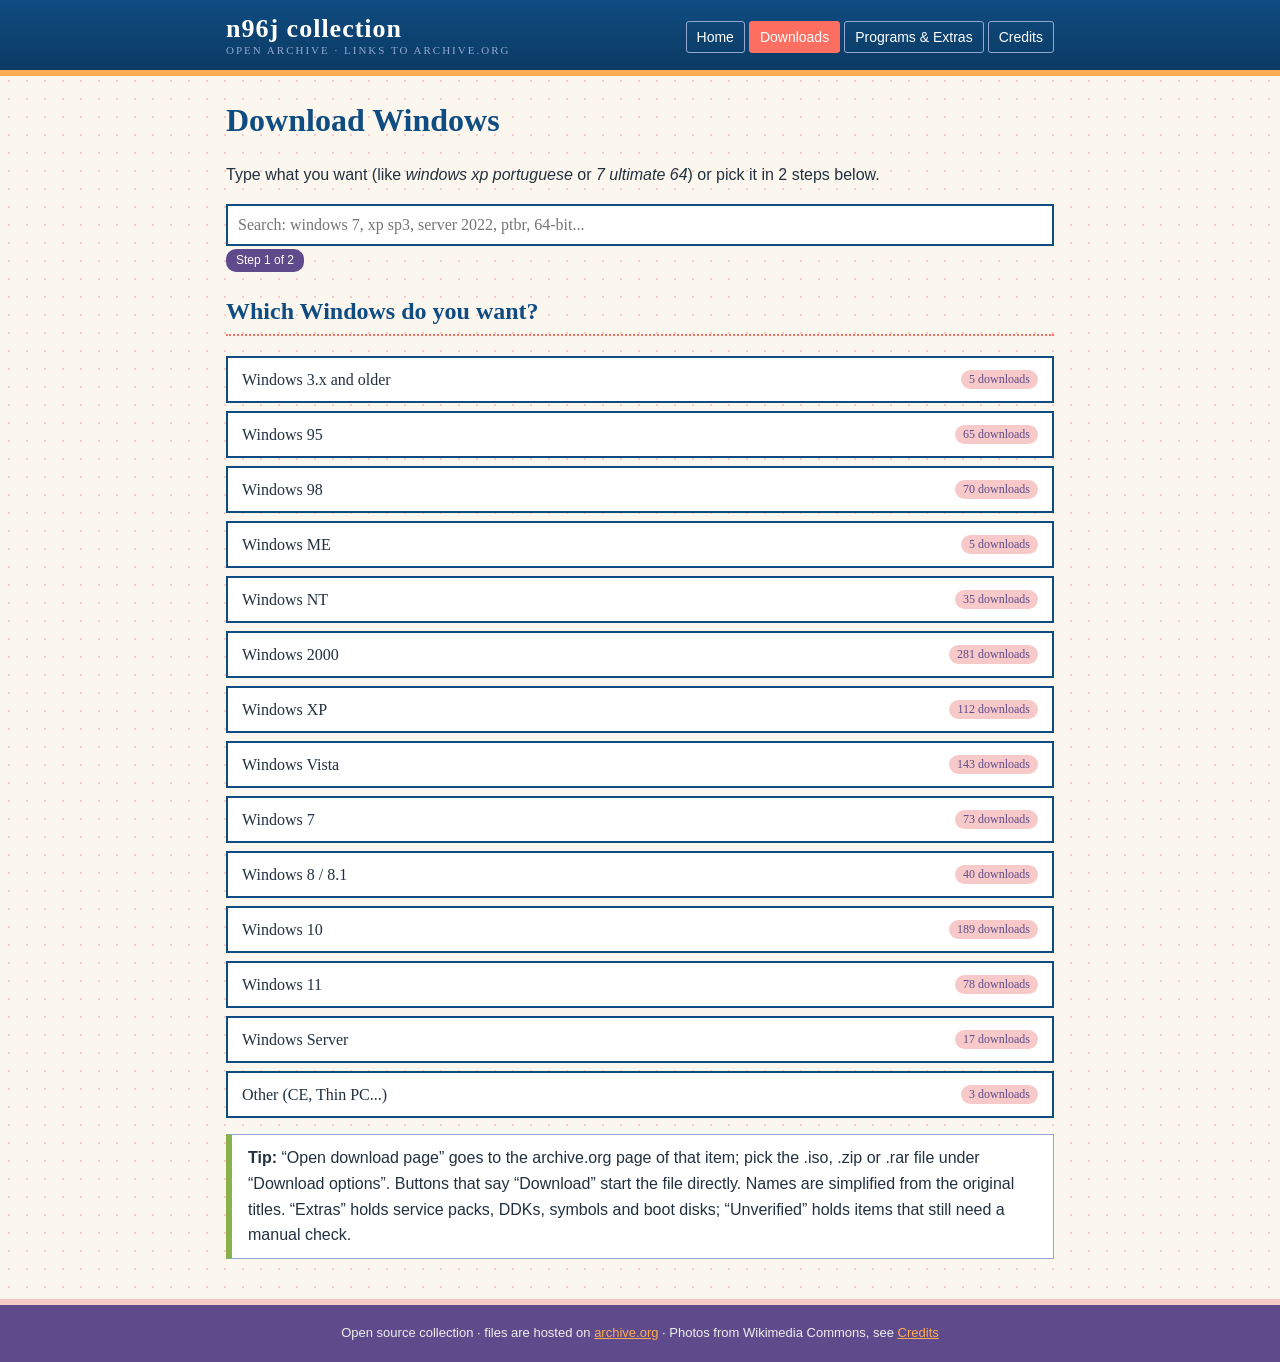
<file: builds.html>
<!DOCTYPE html>
<html lang="en"><head><meta charset="utf-8"><meta name="viewport" content="width=device-width,initial-scale=1">
<title>Download Windows · n96j collection</title><link rel="stylesheet" href="css/style.css"></head><body>
<header><div class="wrap"><a class="logo" href="index.html">n96j collection<small>OPEN ARCHIVE · LINKS TO ARCHIVE.ORG</small></a><nav><a href="index.html">Home</a><a href="builds.html" class="on">Downloads</a><a href="programs.html">Programs &amp; Extras</a><a href="credits.html">Credits</a></nav></div></header>
<main class="wrap"><h1>Download Windows</h1><p>Type what you want (like <i>windows xp portuguese</i> or <i>7 ultimate 64</i>) or pick it in 2 steps below.</p>
<input id="busca" type="search" placeholder="Search: windows 7, xp sp3, server 2022, ptbr, 64-bit..." aria-label="Search builds">
<div id="wizard"></div><div class="caixa"><b>Tip:</b> &ldquo;Open download page&rdquo; goes to the archive.org page of that item; pick the .iso, .zip or .rar file under &ldquo;Download options&rdquo;. Buttons that say &ldquo;Download&rdquo; start the file directly. Names are simplified from the original titles. &ldquo;Extras&rdquo; holds service packs, DDKs, symbols and boot disks; &ldquo;Unverified&rdquo; holds items that still need a manual check.</div></main>
<footer><div class="wrap">Open source collection &middot; files are hosted on <a href="https://archive.org" target="_blank" rel="noopener">archive.org</a> &middot; Photos from Wikimedia Commons, see <a href="credits.html">Credits</a></div></footer>
<script src="data/builds.js"></script><script src="js/app.js"></script></body></html>
</file>
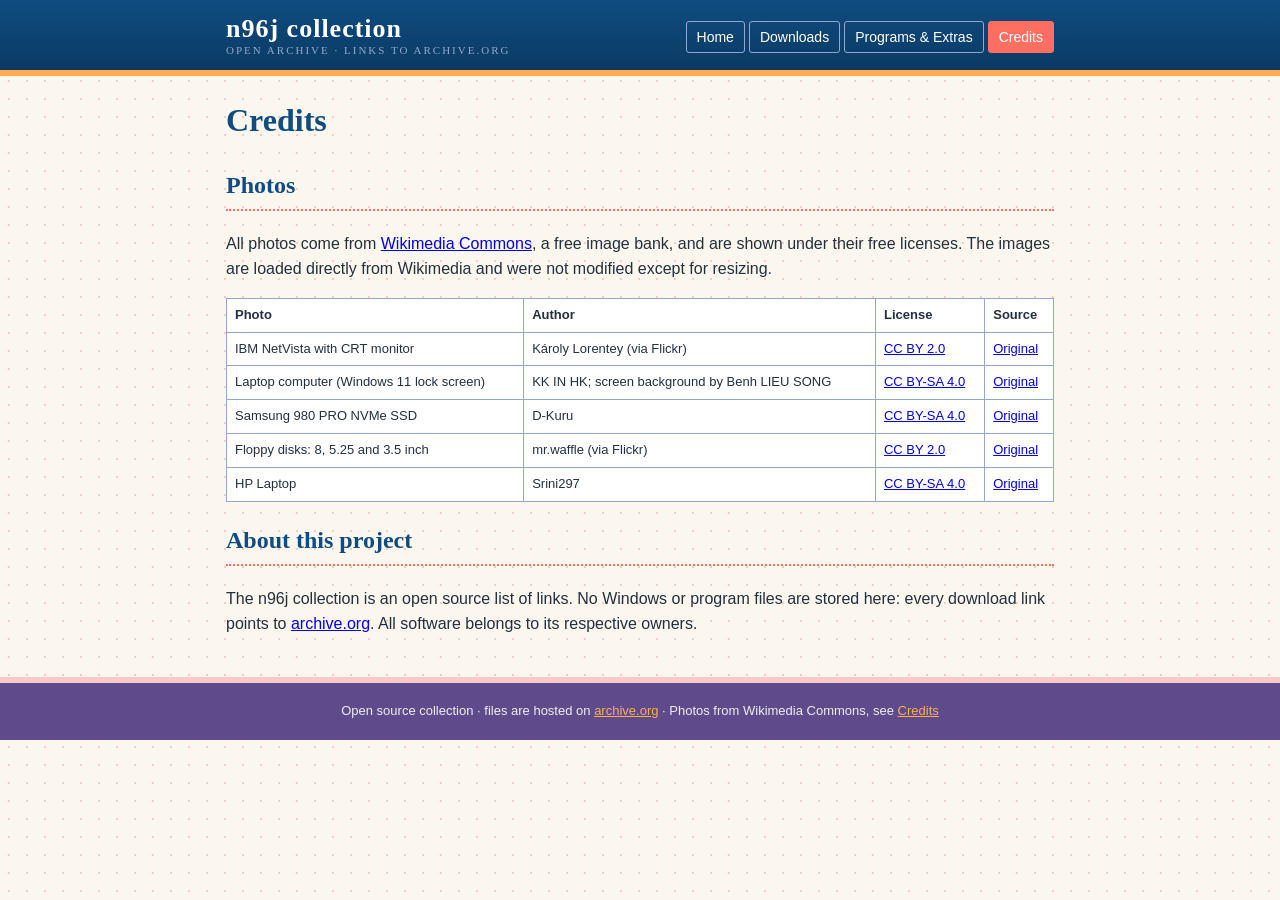
<file: credits.html>
<!DOCTYPE html>
<html lang="en"><head><meta charset="utf-8"><meta name="viewport" content="width=device-width,initial-scale=1">
<title>Credits · n96j collection</title><link rel="stylesheet" href="css/style.css"></head><body>
<header><div class="wrap"><a class="logo" href="index.html">n96j collection<small>OPEN ARCHIVE · LINKS TO ARCHIVE.ORG</small></a><nav><a href="index.html">Home</a><a href="builds.html">Downloads</a><a href="programs.html">Programs &amp; Extras</a><a href="credits.html" class="on">Credits</a></nav></div></header>
<main class="wrap"><h1>Credits</h1><h2>Photos</h2><p>All photos come from <a href="https://commons.wikimedia.org" target="_blank" rel="noopener">Wikimedia Commons</a>, a free image bank, and are shown under their free licenses. The images are loaded directly from Wikimedia and were not modified except for resizing.</p>
<table class="credits"><tr><th>Photo</th><th>Author</th><th>License</th><th>Source</th></tr><tr><td>IBM NetVista with CRT monitor</td><td>K&aacute;roly Lorentey (via Flickr)</td><td><a href="https://creativecommons.org/licenses/by/2.0/" target="_blank" rel="noopener">CC BY 2.0</a></td><td><a href="https://commons.wikimedia.org/wiki/File:IBM_NetVista_with_CRT_monitor_(2).jpg" target="_blank" rel="noopener">Original</a></td></tr><tr><td>Laptop computer (Windows 11 lock screen)</td><td>KK IN HK; screen background by Benh LIEU SONG</td><td><a href="https://creativecommons.org/licenses/by-sa/4.0/" target="_blank" rel="noopener">CC BY-SA 4.0</a></td><td><a href="https://commons.wikimedia.org/wiki/File:Laptop_computer.jpg" target="_blank" rel="noopener">Original</a></td></tr><tr><td>Samsung 980 PRO NVMe SSD</td><td>D-Kuru</td><td><a href="https://creativecommons.org/licenses/by-sa/4.0/" target="_blank" rel="noopener">CC BY-SA 4.0</a></td><td><a href="https://commons.wikimedia.org/wiki/File:Samsung_980_PRO_PCIe_4.0_NVMe_SSD_1TB-top_PNr%C2%B00915.jpg" target="_blank" rel="noopener">Original</a></td></tr><tr><td>Floppy disks: 8, 5.25 and 3.5 inch</td><td>mr.waffle (via Flickr)</td><td><a href="https://creativecommons.org/licenses/by/2.0/" target="_blank" rel="noopener">CC BY 2.0</a></td><td><a href="https://commons.wikimedia.org/wiki/File:Floppy_disks_-_8_inch,_5.25_inch,_3.5_inch_(17361863025).jpg" target="_blank" rel="noopener">Original</a></td></tr><tr><td>HP Laptop</td><td>Srini297</td><td><a href="https://creativecommons.org/licenses/by-sa/4.0/" target="_blank" rel="noopener">CC BY-SA 4.0</a></td><td><a href="https://commons.wikimedia.org/wiki/File:HP_Laptop.jpg" target="_blank" rel="noopener">Original</a></td></tr></table>
<h2>About this project</h2><p>The n96j collection is an open source list of links. No Windows or program files are stored here: every download link points to <a href="https://archive.org" target="_blank" rel="noopener">archive.org</a>. All software belongs to its respective owners.</p></main>
<footer><div class="wrap">Open source collection &middot; files are hosted on <a href="https://archive.org" target="_blank" rel="noopener">archive.org</a> &middot; Photos from Wikimedia Commons, see <a href="credits.html">Credits</a></div></footer>
</body></html>
</file>
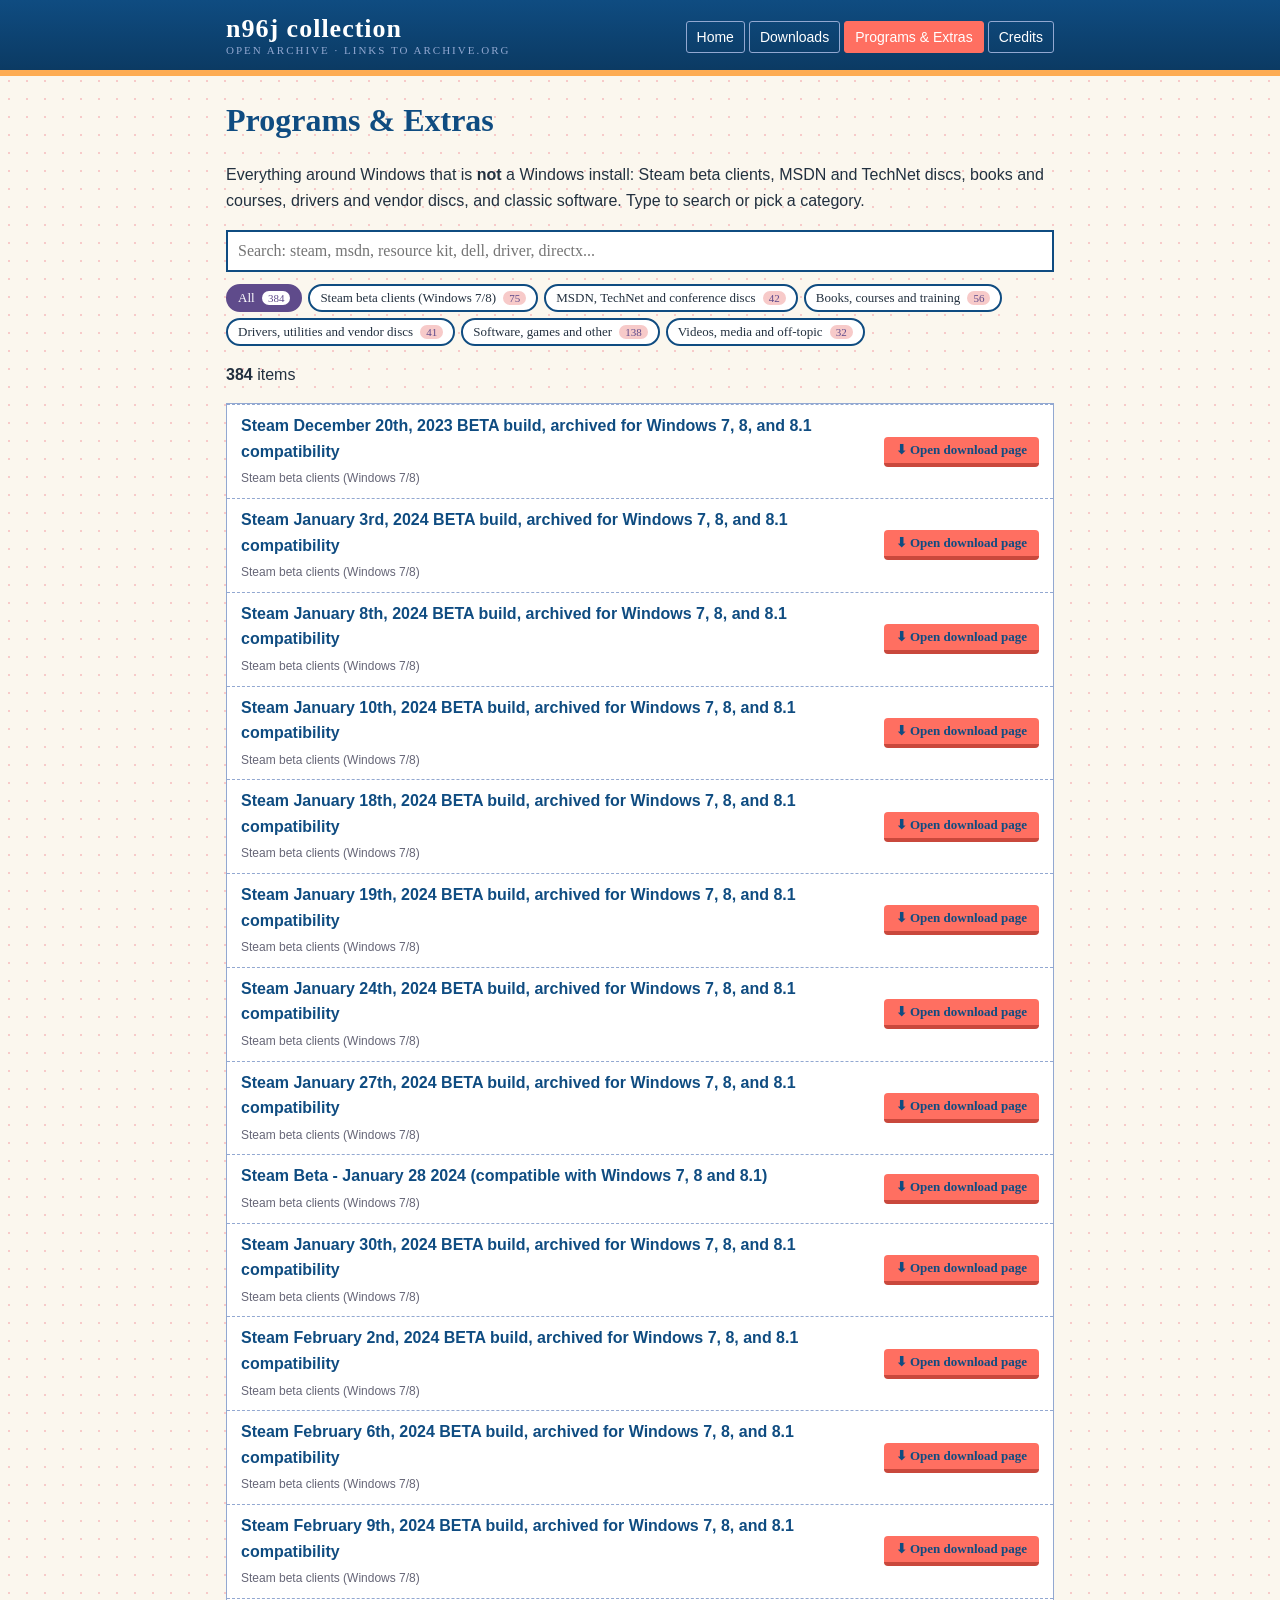
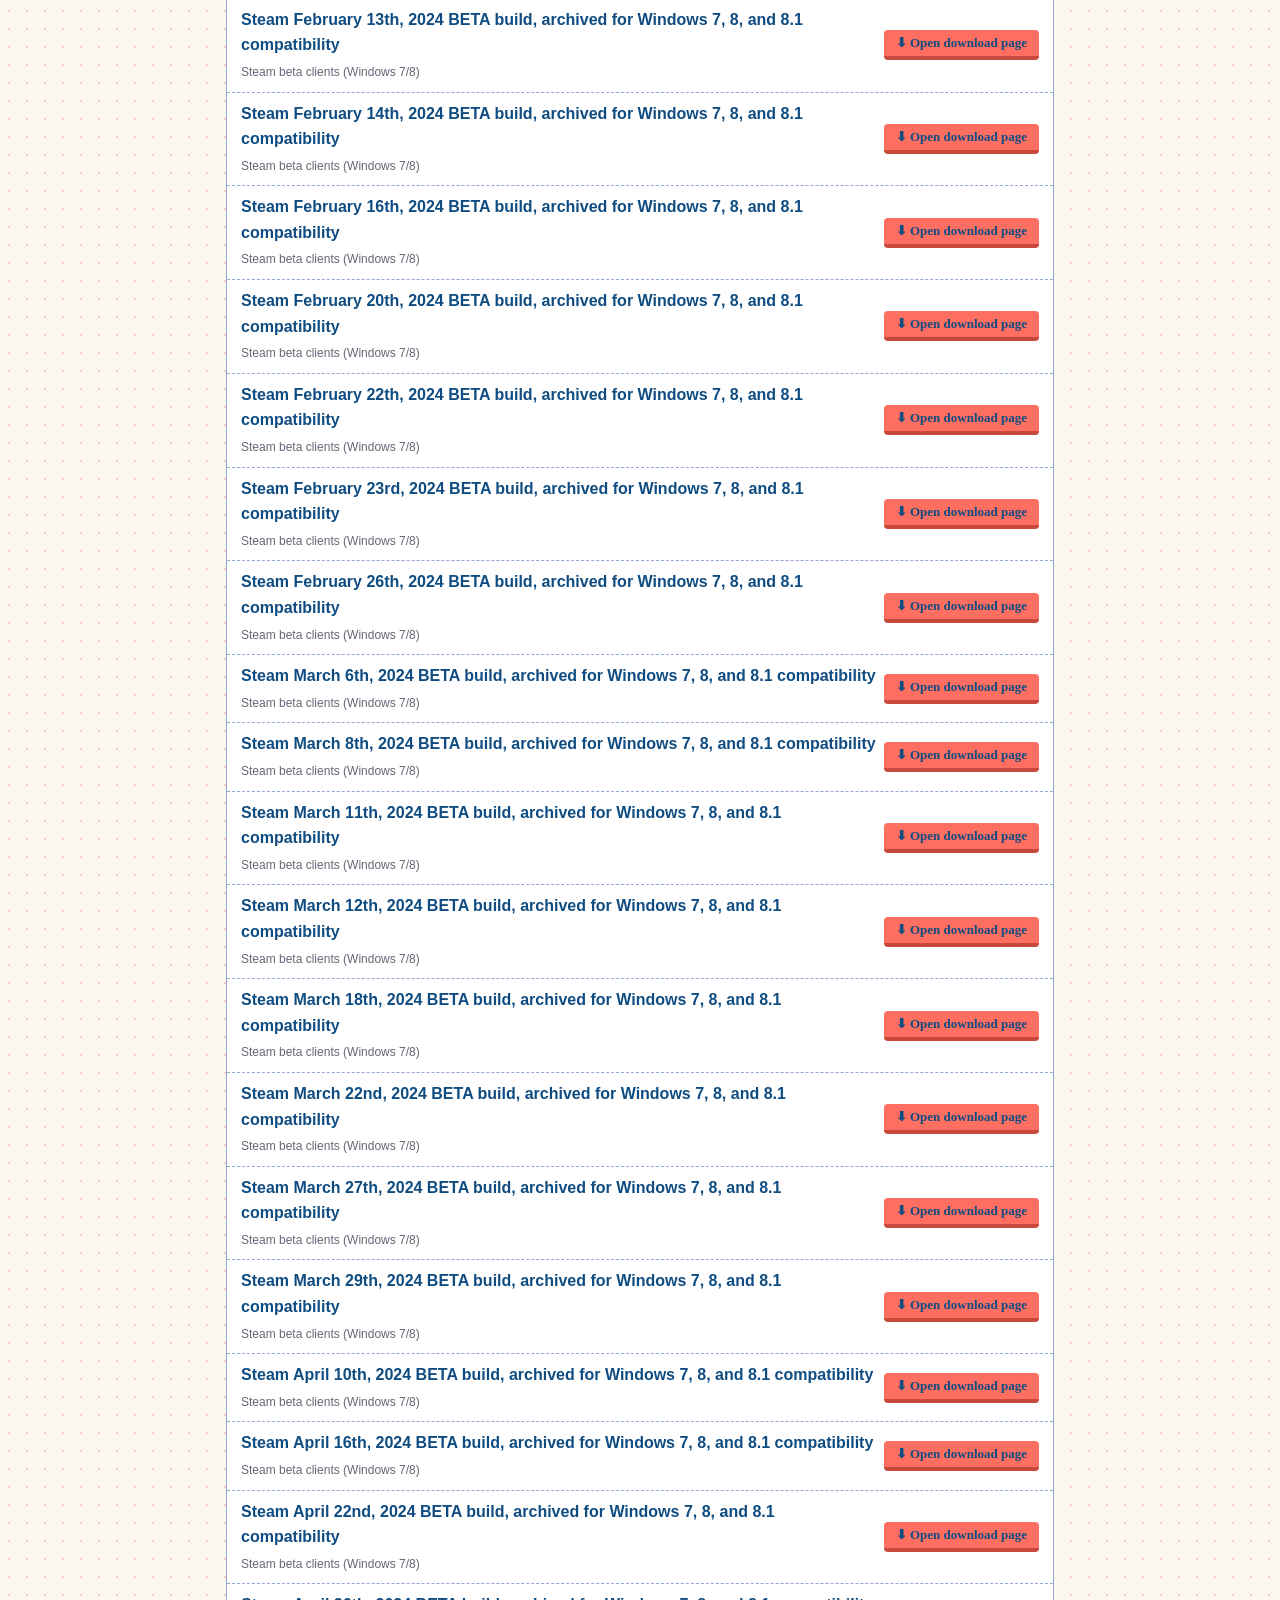
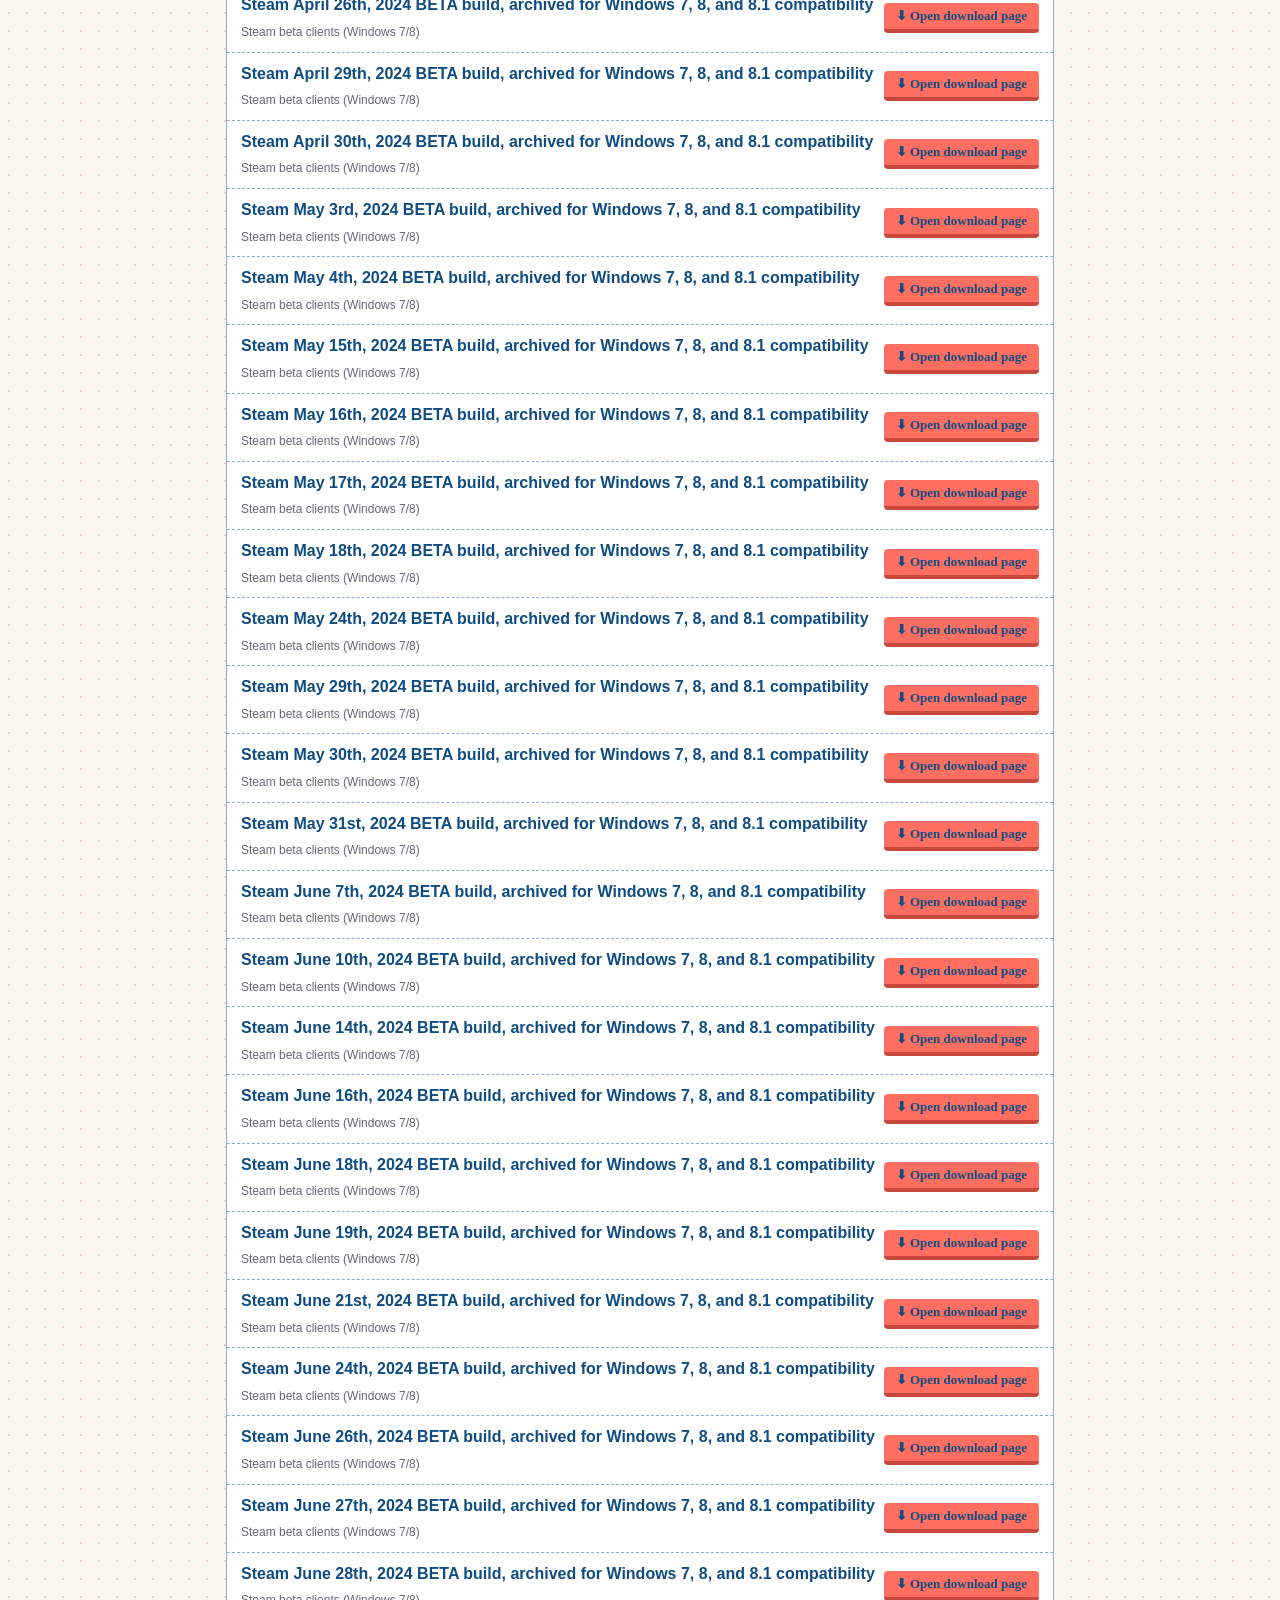
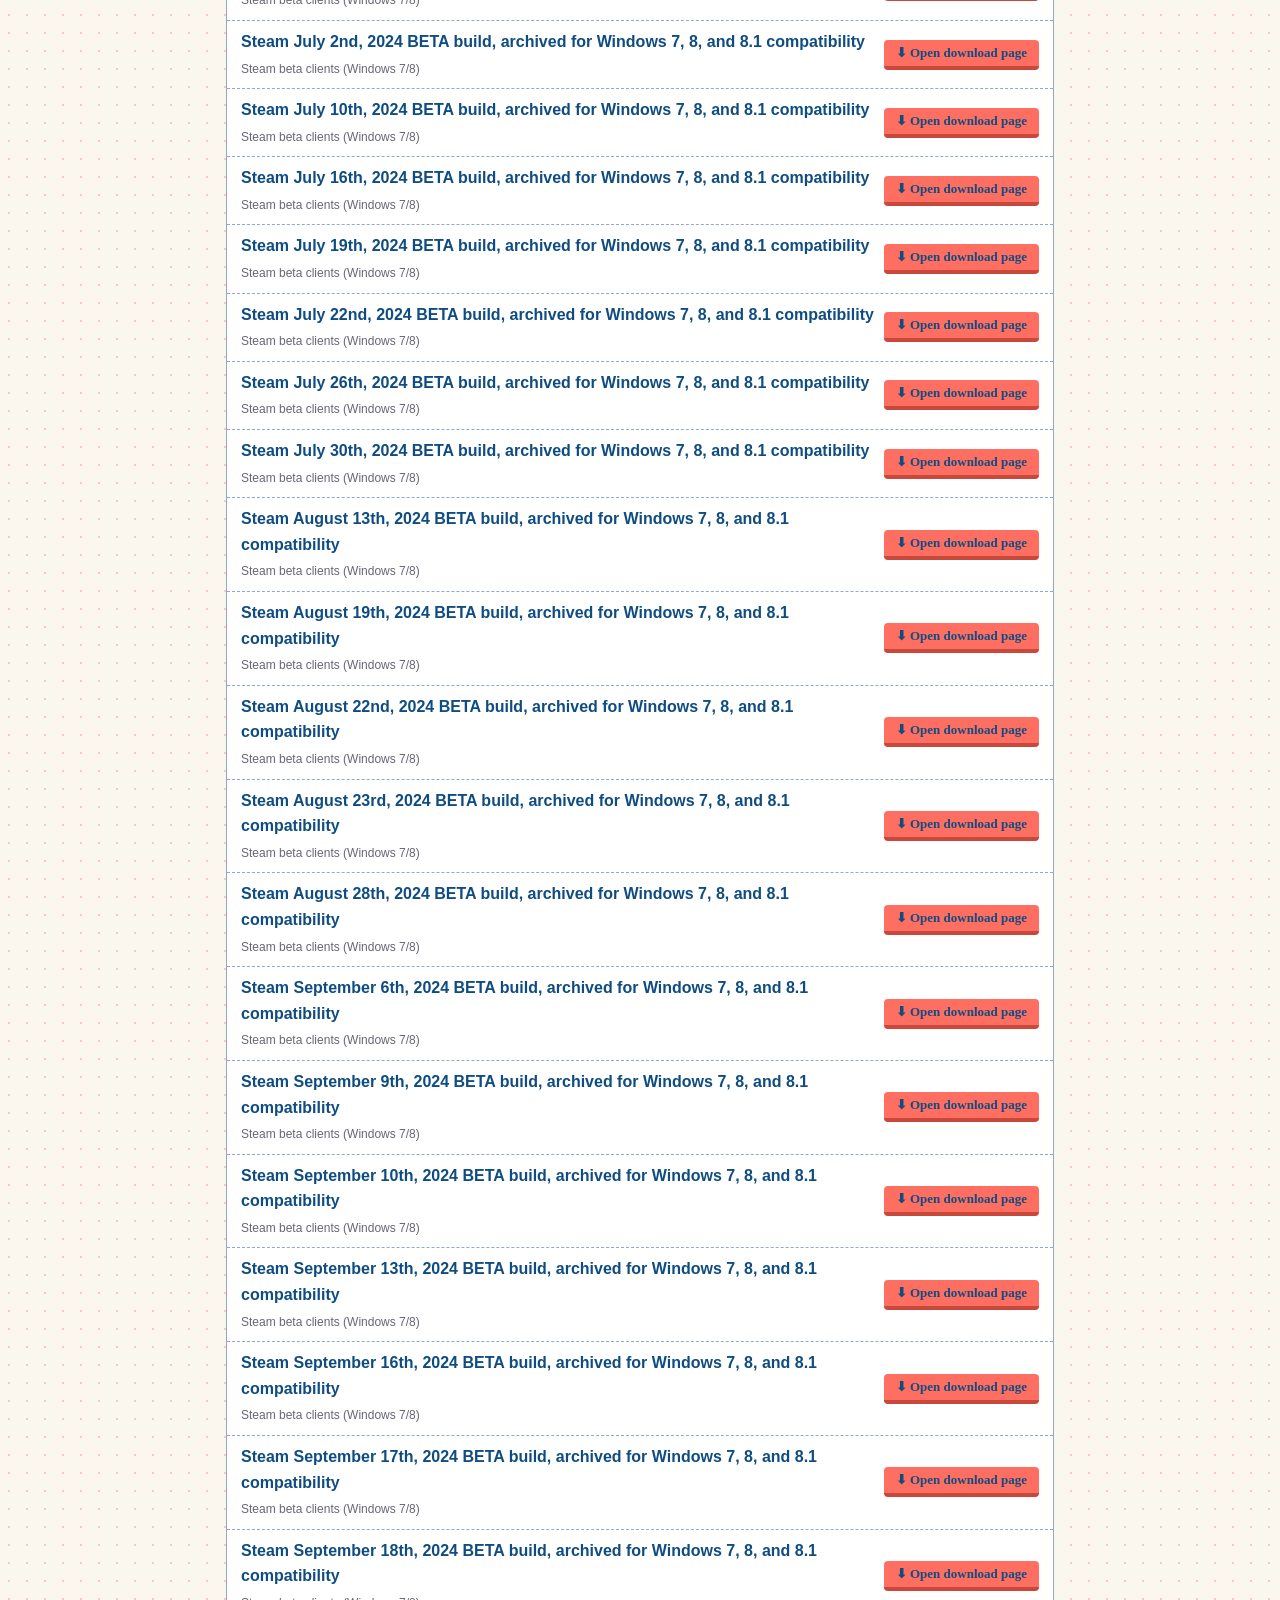
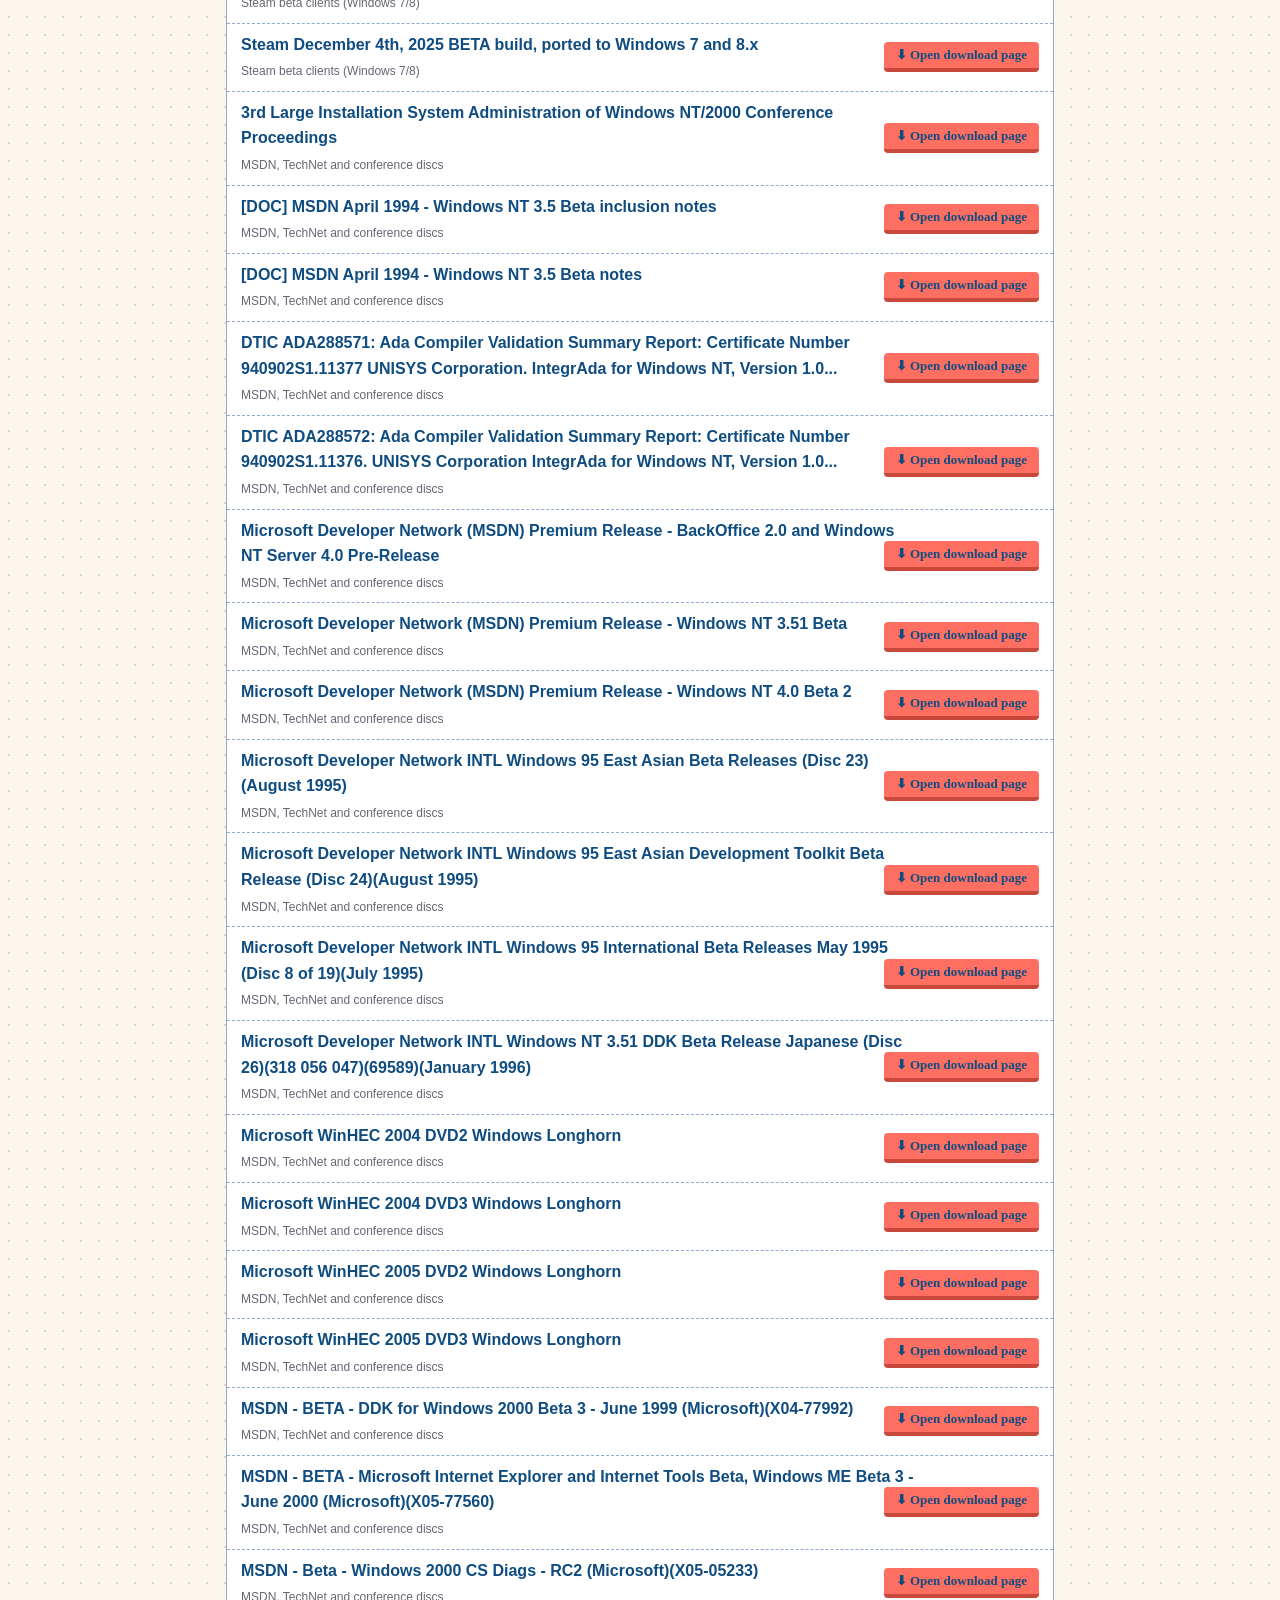
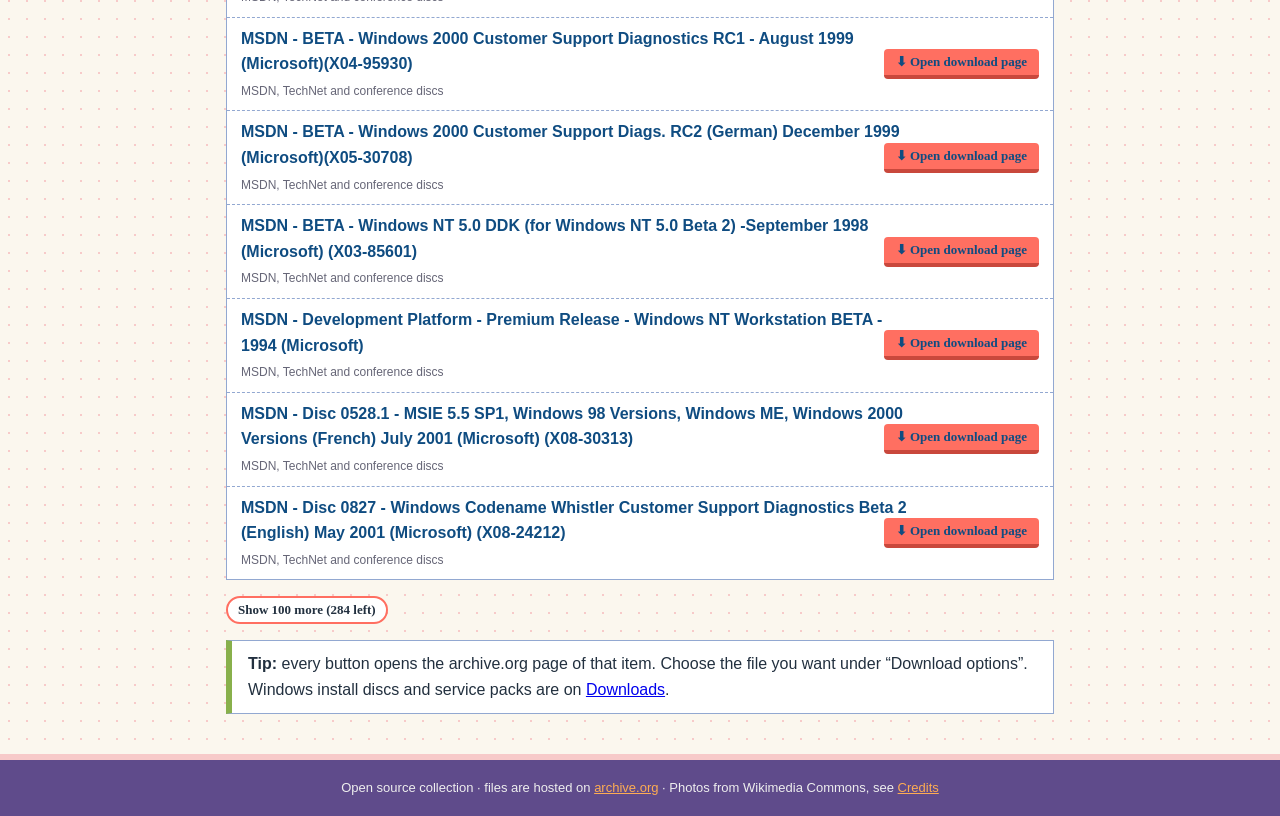
<file: programs.html>
<!DOCTYPE html>
<html lang="en"><head><meta charset="utf-8"><meta name="viewport" content="width=device-width,initial-scale=1">
<title>Programs &amp; Extras · n96j collection</title><link rel="stylesheet" href="css/style.css"></head><body>
<header><div class="wrap"><a class="logo" href="index.html">n96j collection<small>OPEN ARCHIVE · LINKS TO ARCHIVE.ORG</small></a><nav><a href="index.html">Home</a><a href="builds.html">Downloads</a><a href="programs.html" class="on">Programs &amp; Extras</a><a href="credits.html">Credits</a></nav></div></header>
<main class="wrap"><h1>Programs &amp; Extras</h1><p>Everything around Windows that is <b>not</b> a Windows install: Steam beta clients, MSDN and TechNet discs, books and courses, drivers and vendor discs, and classic software. Type to search or pick a category.</p>
<input id="xbusca" type="search" placeholder="Search: steam, msdn, resource kit, dell, driver, directx..." aria-label="Search extras">
<div id="xpills" class="pills"></div>
<div id="xlist"></div>
<div class="caixa"><b>Tip:</b> every button opens the archive.org page of that item. Choose the file you want under &ldquo;Download options&rdquo;. Windows install discs and service packs are on <a href="builds.html">Downloads</a>.</div></main>
<footer><div class="wrap">Open source collection &middot; files are hosted on <a href="https://archive.org" target="_blank" rel="noopener">archive.org</a> &middot; Photos from Wikimedia Commons, see <a href="credits.html">Credits</a></div></footer>
<script src="data/extras.js"></script><script src="js/extras.js"></script></body></html>
</file>
<file: css/style.css>
:root{--azul:#0F4C81;--coral:#FF6F61;--violeta:#5F4B8B;--verde:#88B04B;--ouro:#FDAC53;--sereno:#92A8D1;--rosa:#F7CAC9;--papel:#FBF7EE;--tinta:#22303f}
*{box-sizing:border-box}
body{margin:0;background:var(--papel);color:var(--tinta);font:16px/1.6 Verdana,Geneva,sans-serif;background-image:radial-gradient(var(--rosa) 1px,transparent 1px);background-size:18px 18px}
.wrap{max-width:860px;margin:0 auto;padding:0 16px}
header{background:linear-gradient(var(--azul),#0b3a63);color:#fff;border-bottom:6px solid var(--ouro)}
header .wrap{display:flex;align-items:center;justify-content:space-between;flex-wrap:wrap;gap:8px;padding:14px 16px}
.logo{font:bold 26px Georgia,serif;color:#fff;text-decoration:none;letter-spacing:1px}
.logo small{display:block;font:11px Verdana;color:var(--sereno);letter-spacing:2px}
nav a{color:#fff;text-decoration:none;padding:4px 10px;border:1px solid var(--sereno);border-radius:3px;margin-left:4px;font-size:14px;display:inline-block;margin-top:4px}
nav a:hover,nav a.on{background:var(--coral);border-color:var(--coral)}
.hero{border:3px double var(--azul);background:#fff;margin:22px 0;overflow:hidden}
.hero svg{display:block;width:100%;height:auto}
.hero div{padding:6px 16px 14px}
h1,h2{font-family:Georgia,serif;color:var(--azul)}
h1{margin:.6em 0 .3em}
h2{border-bottom:2px dotted var(--coral);padding-bottom:4px}
.caixa{background:#fff;border:1px solid var(--sereno);border-left:6px solid var(--verde);padding:10px 16px;margin:16px 0}
.passos{counter-reset:p;list-style:none;padding:0}
.passos li{counter-increment:p;margin:8px 0;padding-left:38px;position:relative}
.passos li:before{content:counter(p);position:absolute;left:0;top:0;width:28px;height:28px;border-radius:50%;background:var(--violeta);color:#fff;text-align:center;line-height:28px;font-weight:bold}
.cards{display:grid;grid-template-columns:repeat(auto-fit,minmax(230px,1fr));gap:14px;margin:16px 0}
.card{display:block;text-decoration:none;color:var(--tinta);background:#fff;border:2px solid var(--azul);padding:14px;transition:.15s}
.card:hover{transform:translateY(-3px);box-shadow:4px 4px 0 var(--coral)}
.card b{display:block;font:bold 19px Georgia,serif;color:var(--azul)}
.card.c2{border-color:var(--violeta)}.card.c3{border-color:var(--verde)}
.novo{background:var(--coral);color:#fff;font-size:11px;padding:1px 6px;border-radius:8px;vertical-align:middle}
input[type=search]{width:100%;padding:10px;font:16px Verdana;border:2px solid var(--azul);background:#fff}
details{background:#fff;border:1px solid var(--sereno);margin:12px 0}
summary{cursor:pointer;padding:10px 14px;font-weight:bold;background:var(--rosa);color:var(--violeta)}
ul.lista{list-style:none;margin:0;padding:0}
ul.lista li{padding:8px 14px;border-top:1px dashed var(--sereno);display:flex;gap:8px;justify-content:space-between;align-items:center}
ul.lista a{color:var(--azul);word-break:break-word}
.tag{flex:none;font-size:11px;padding:1px 7px;border-radius:8px;color:#fff;background:var(--verde)}
.tag.pasta{background:var(--ouro);color:#3a2a08}
.vazio{text-align:center;padding:30px;border:2px dashed var(--sereno);background:#fff}
footer{margin-top:40px;background:var(--violeta);color:#eee;font-size:13px;text-align:center;padding:18px 0;border-top:6px solid var(--rosa)}
footer a{color:var(--ouro)}
.contador{display:inline-block;font-family:monospace;background:#000;color:var(--verde);padding:1px 6px;letter-spacing:3px}
.photo{display:block;width:100%;height:auto;background:#ddd}
.hero img{max-height:340px;object-fit:cover}
.cap{font-size:11px;color:#667;padding:4px 8px}
.cap a{color:var(--violeta)}
.card img{width:100%;height:120px;object-fit:cover;border:4px solid #fff;outline:1px solid var(--sereno);margin-bottom:8px;transform:rotate(-1.2deg)}
.card.c2 img{transform:rotate(1deg)}
.crumbs{font-size:14px;margin:14px 0;padding:8px 12px;background:#fff;border:1px solid var(--sereno)}
.crumbs a{color:var(--azul);cursor:pointer;text-decoration:underline}
.step{display:inline-block;background:var(--violeta);color:#fff;font-size:12px;padding:2px 10px;border-radius:10px}
.pick{display:flex;justify-content:space-between;align-items:center;gap:10px;width:100%;text-align:left;font:16px Verdana;background:#fff;border:2px solid var(--azul);color:var(--tinta);padding:12px 14px;margin:8px 0;cursor:pointer}
.pick:hover{border-color:var(--coral);box-shadow:3px 3px 0 var(--coral)}
.pick i{font-style:normal;font-size:12px;background:var(--rosa);color:var(--violeta);padding:2px 8px;border-radius:10px;flex:none}
.detail{background:#fff;border:3px double var(--violeta);padding:18px;margin:12px 0}
.detail dl{display:grid;grid-template-columns:110px 1fr;gap:4px 10px;margin:12px 0}
.detail dt{font-weight:bold;color:var(--violeta)}.detail dd{margin:0}
.btn{display:inline-block;background:var(--coral);color:#fff;text-decoration:none;font:bold 18px Verdana;padding:12px 24px;border:0;border-bottom:4px solid #c9483c;border-radius:4px}
.btn:hover{background:#ff8175}.btn.sm{font-size:13px;padding:5px 12px;flex:none}
.back{margin-left:12px;color:var(--azul);cursor:pointer;text-decoration:underline}
.credits td,.credits th{border:1px solid var(--sereno);padding:6px 8px;text-align:left;font-size:13px;background:#fff}
.credits{border-collapse:collapse;width:100%}

.lista.box{background:#fff;border:1px solid var(--sereno)}
.lista .nm{min-width:0}.lista small{color:#667;font-size:12px}.lista b{color:var(--azul)}
.lista .dl{display:flex;gap:6px;flex-wrap:wrap;justify-content:flex-end}
.filtros{margin:10px 0;display:flex;gap:10px;flex-wrap:wrap}.filtros select,.filtros input{font:15px Verdana;padding:6px;border:2px solid var(--azul);background:#fff;max-width:100%}.filtros input{flex:1;min-width:160px}
.pick small{display:block;color:#667;font-size:12px}
.busca-home{display:flex;gap:8px;margin:14px 0}.busca-home input{flex:1}.busca-home button{font:bold 16px Verdana;background:var(--azul);color:#fff;border:0;padding:0 18px;cursor:pointer}
.hero .pair{padding:0;display:grid;grid-template-columns:1fr 1fr;gap:3px;background:#fff}.pair img{height:300px;object-fit:cover}
@media(max-width:560px){ul.lista li{flex-direction:column;align-items:stretch}.lista .dl{justify-content:flex-start}.pair img{height:200px}}

/* programs & extras */
.pills{display:flex;flex-wrap:wrap;gap:6px;margin:12px 0}
.pill{font:13px Verdana;background:#fff;border:2px solid var(--azul);color:var(--tinta);padding:4px 10px;border-radius:14px;cursor:pointer}
.pill i{font-style:normal;font-size:11px;background:var(--rosa);color:var(--violeta);padding:1px 6px;border-radius:9px;margin-left:4px}
.pill:hover{border-color:var(--coral)}
.pill.on{background:var(--violeta);border-color:var(--violeta);color:#fff}
.pill.on i{background:#fff}
.pill.more{border-color:var(--coral);font-weight:bold}
ul.lista li .nm{min-width:0}
</file>
